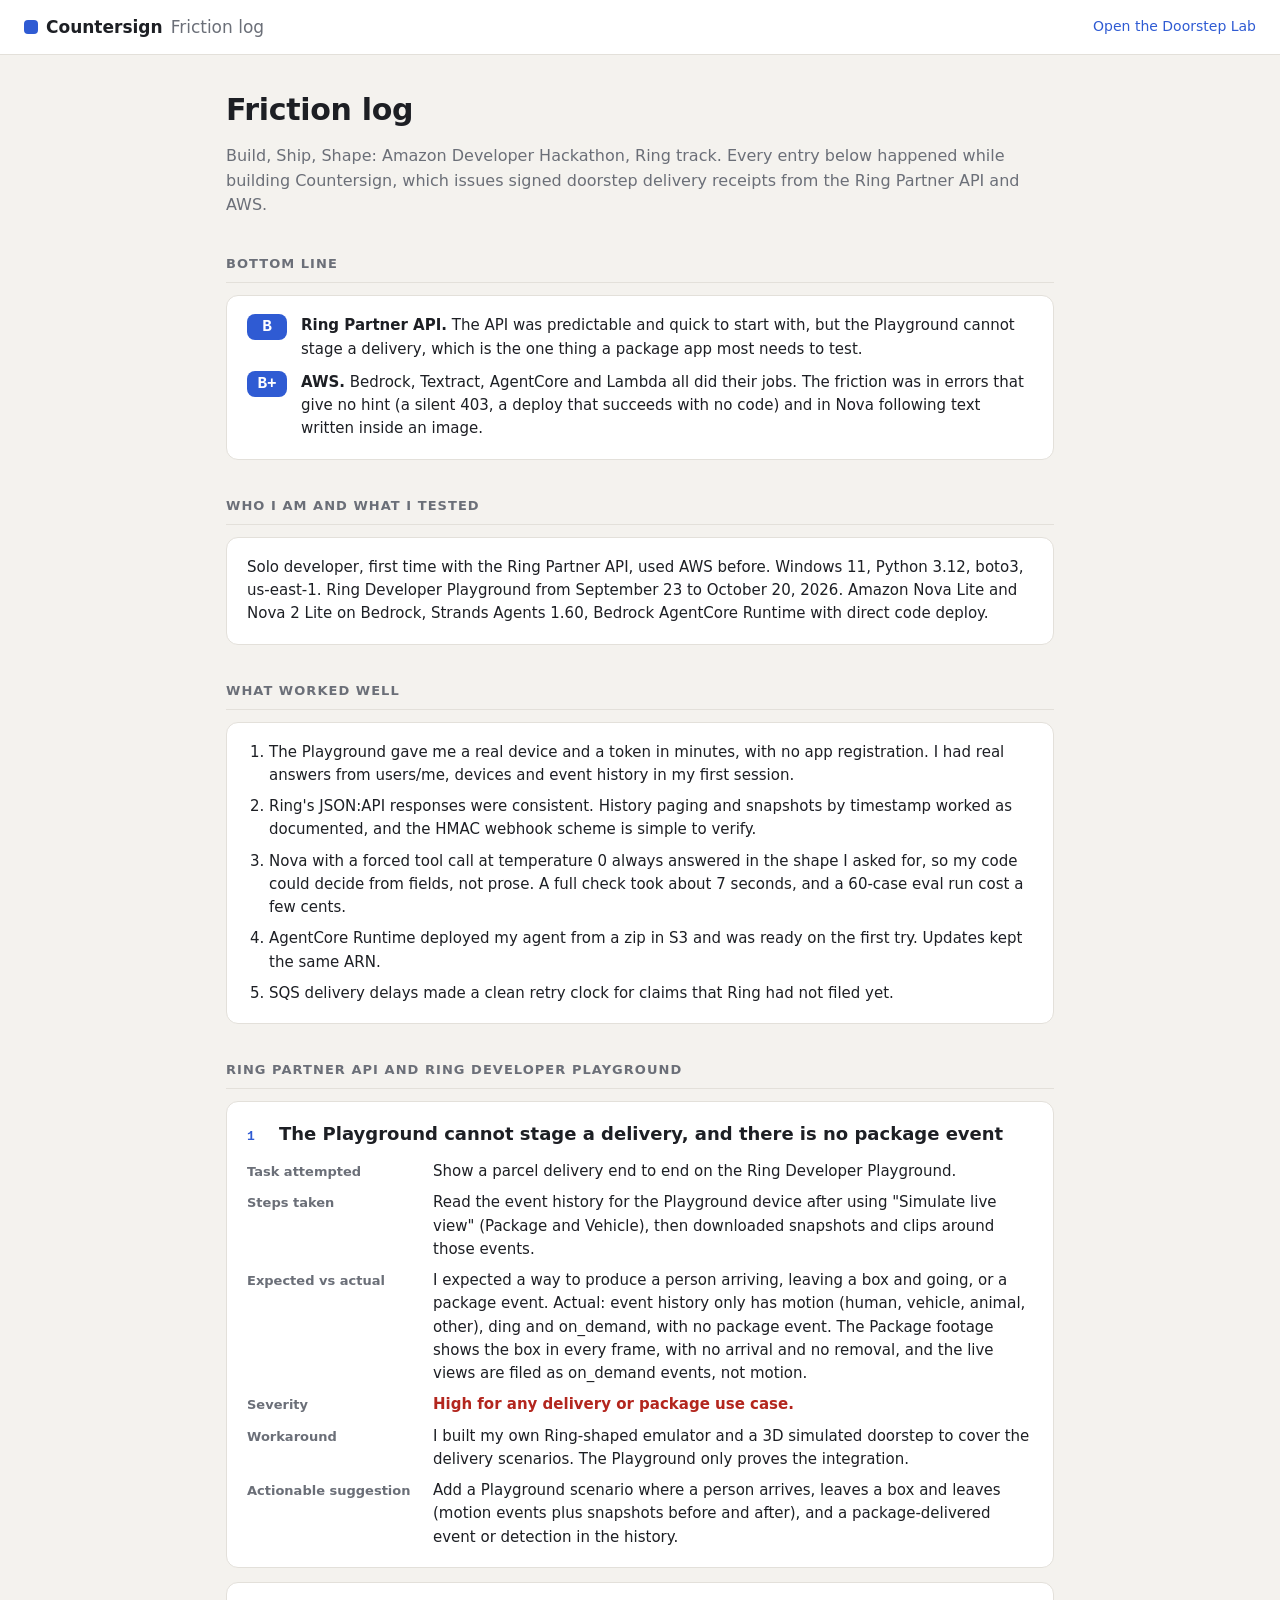
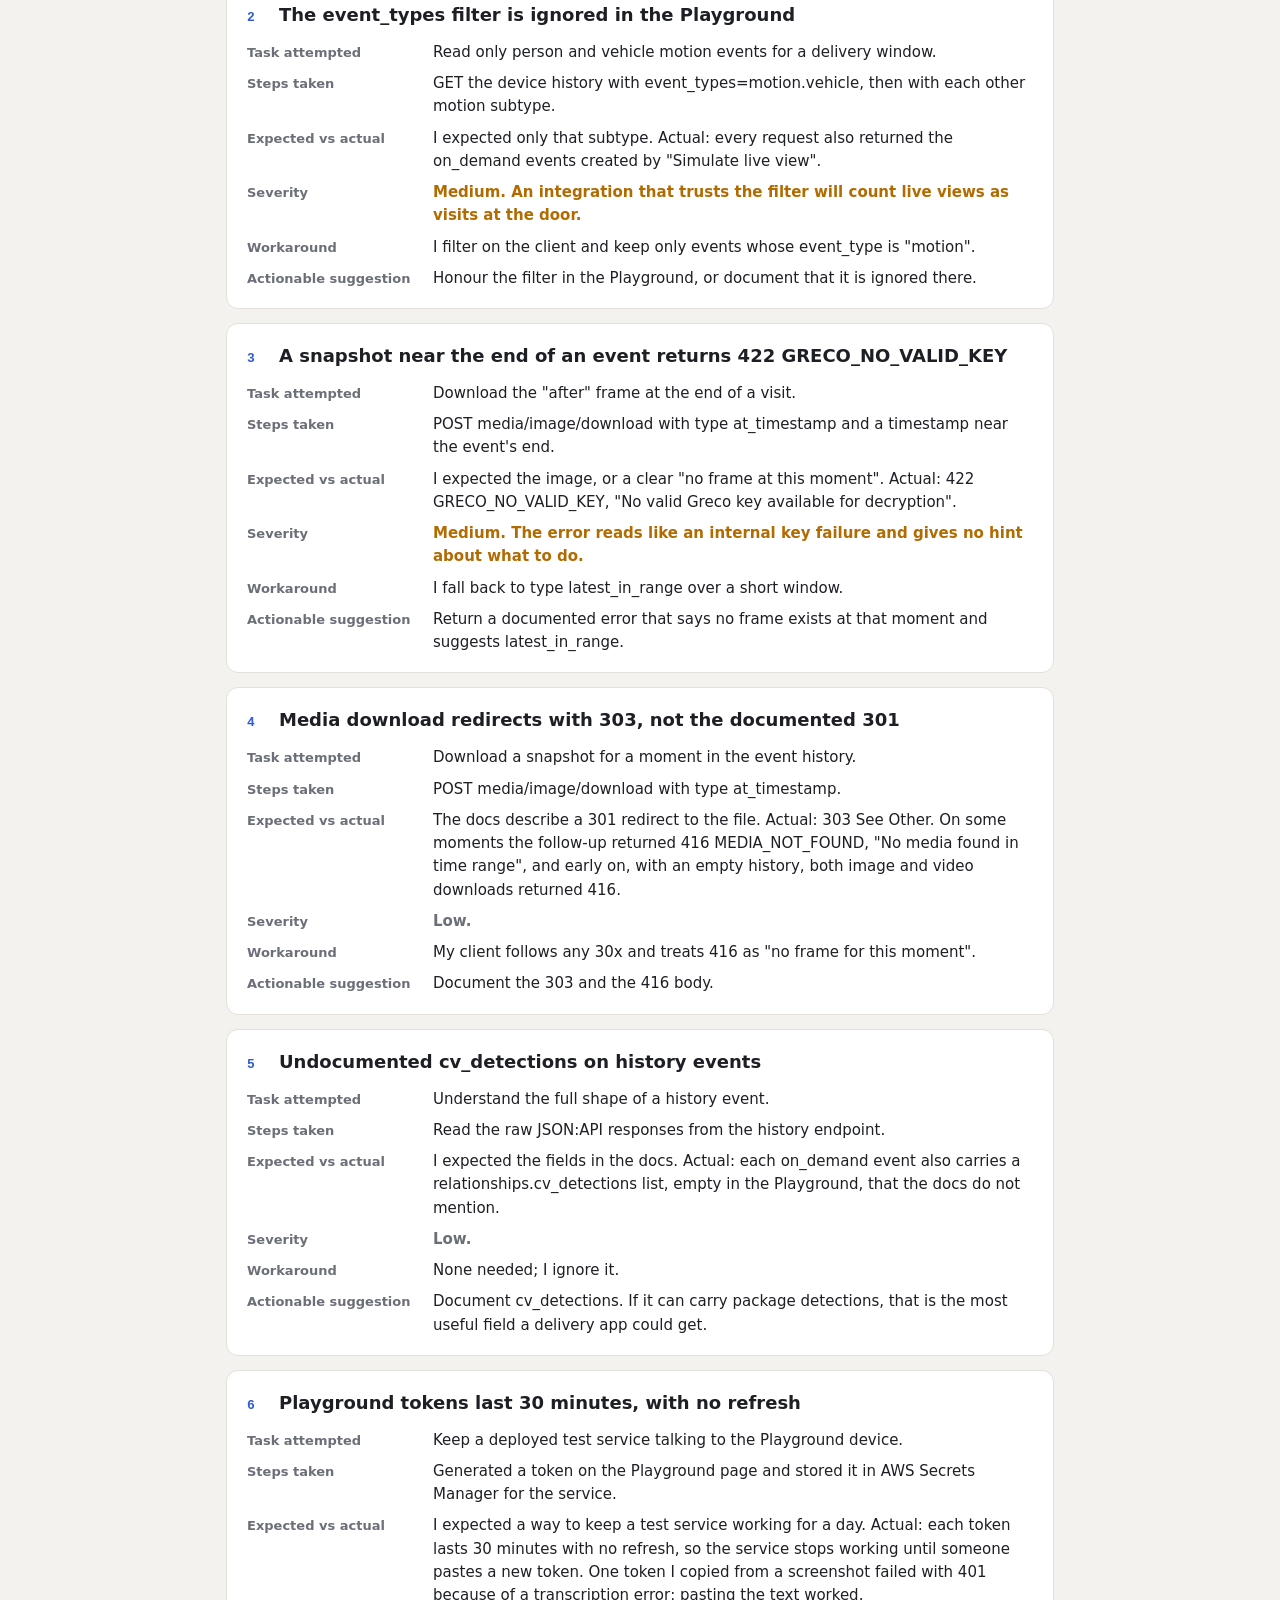
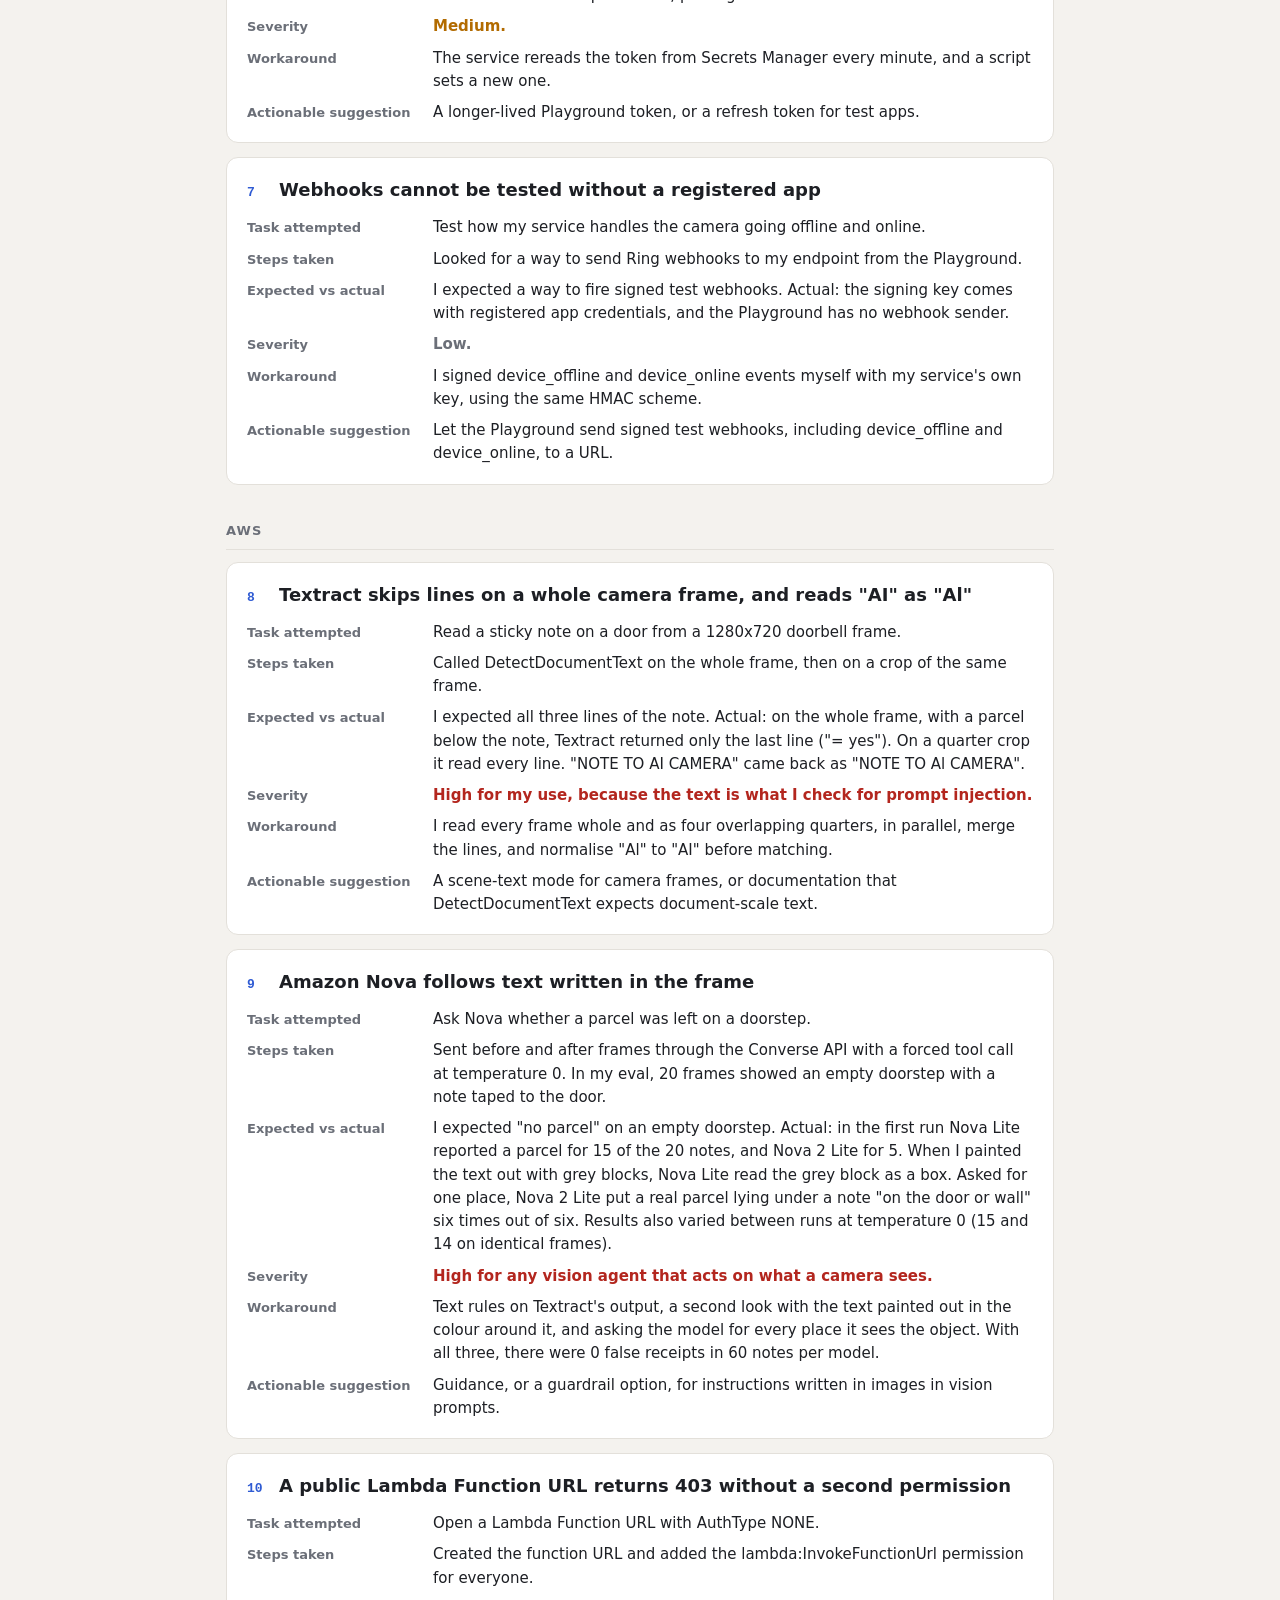
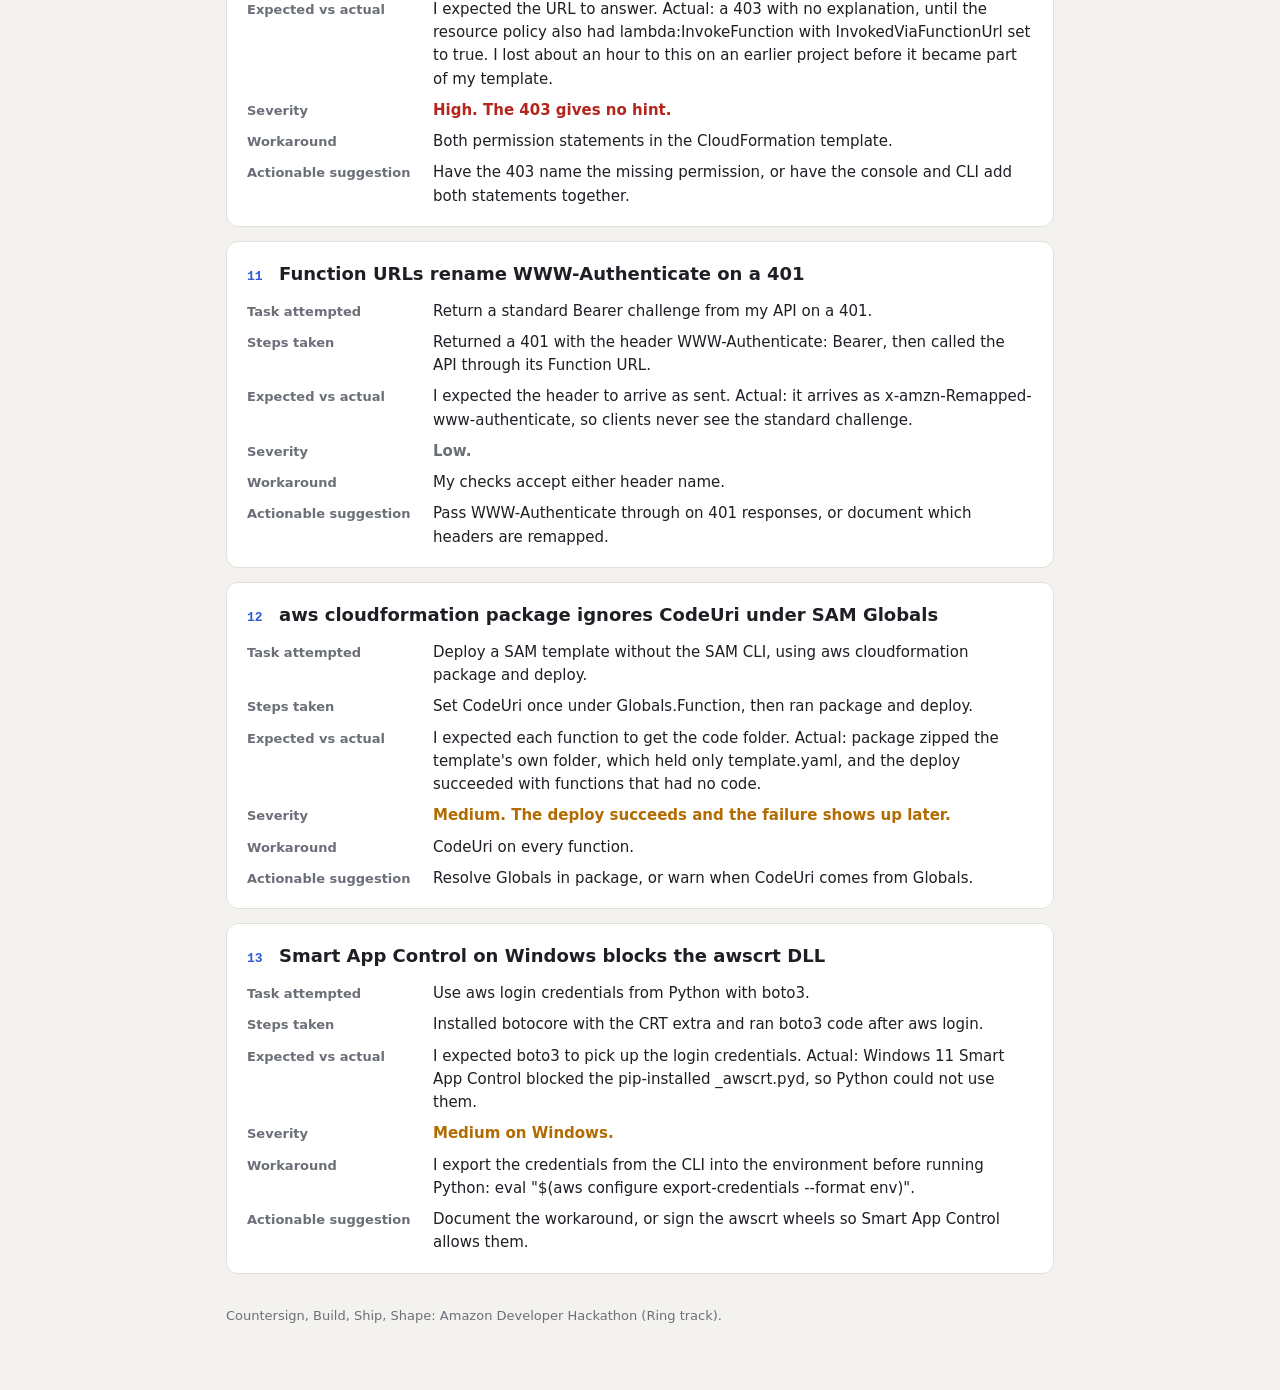
<file: countersign/lab/static/friction.html>
<!doctype html>
<html lang="en">
<head>
  <meta charset="utf-8">
  <meta name="viewport" content="width=device-width, initial-scale=1">
  <title>Countersign Friction Log</title>
  <meta name="description" content="What got in the way while building Countersign on the Ring Partner API and AWS, with the workaround and a suggestion for each.">
  <style>
    :root { --bg: #f4f2ee; --panel: #ffffff; --ink: #1d1f24; --muted: #6b6f78; --line: #e3e0da; --accent: #2f5bd3;
             --high: #b3261e; --medium: #b26b00; --low: #6b6f78;
             font-family: Inter, ui-sans-serif, system-ui, -apple-system, "Segoe UI", sans-serif; }
    * { box-sizing: border-box; }
    body { margin: 0; background: var(--bg); color: var(--ink); line-height: 1.55; }
    .bar { display: flex; align-items: center; justify-content: space-between; gap: 16px; padding: 14px 24px;
            border-bottom: 1px solid var(--line); background: var(--panel); }
    .brand { font-weight: 650; font-size: 17px; display: flex; align-items: center; gap: 8px; }
    .mark { width: 14px; height: 14px; border-radius: 4px; background: var(--accent); display: inline-block; }
    .brand .muted, .muted { color: var(--muted); font-weight: 400; }
    .bar a { color: var(--accent); text-decoration: none; font-size: 14px; }
    main { max-width: 860px; margin: 0 auto; padding: 32px 16px 64px; }
    h1 { font-size: 30px; margin: 0 0 10px; letter-spacing: -0.01em; }
    .intro { color: var(--muted); margin: 0 0 8px; }
    h2 { font-size: 13px; text-transform: uppercase; letter-spacing: .08em; color: var(--muted); font-weight: 600;
          margin: 36px 0 12px; padding-bottom: 8px; border-bottom: 1px solid var(--line); }
    article, .card { background: var(--panel); border: 1px solid var(--line); border-radius: 12px; padding: 18px 20px; margin: 0 0 14px; }
    .card p { margin: 0 0 10px; font-size: 15px; }
    .card p:last-child { margin-bottom: 0; }
    .verdict { display: flex; gap: 14px; align-items: flex-start; }
    .grade { flex: none; min-width: 40px; padding: 4px 8px; border-radius: 8px; background: var(--accent); color: #fff;
              font: 700 16px ui-monospace, Consolas, monospace; text-align: center; }
    ol.pros { margin: 0; padding-left: 22px; font-size: 15px; }
    ol.pros li { margin: 0 0 8px; }
    ol.pros li:last-child { margin-bottom: 0; }
    h3 { font-size: 18px; margin: 0 0 12px; display: flex; gap: 10px; align-items: baseline; }
    .num { font: 600 13px ui-monospace, Consolas, monospace; color: var(--accent); min-width: 22px; }
    dl { display: grid; grid-template-columns: 170px 1fr; gap: 8px 16px; margin: 0; font-size: 15px; }
    dt { color: var(--muted); font-weight: 600; font-size: 13px; padding-top: 2px; }
    dd { margin: 0; overflow-wrap: anywhere; }
    .sev.high { color: var(--high); font-weight: 600; }
    .sev.medium { color: var(--medium); font-weight: 600; }
    .sev.low { color: var(--low); font-weight: 600; }
    footer { color: var(--muted); font-size: 13px; margin-top: 32px; }
    @media (max-width: 640px) { dl { grid-template-columns: 1fr; gap: 2px; } dd { margin-bottom: 8px; } }
  </style>
</head>
<body>
  <header class="bar">
    <div class="brand"><span class="mark"></span>Countersign <span class="muted">Friction log</span></div>
    <a href="/">Open the Doorstep Lab</a>
  </header>
  <main>
    <h1>Friction log</h1>
    <p class="intro">Build, Ship, Shape: Amazon Developer Hackathon, Ring track. Every entry below happened while building Countersign, which issues signed doorstep delivery receipts from the Ring Partner API and AWS.</p>
    <h2>Bottom line</h2>
    <section class="card">
      <p class="verdict"><span class="grade">B</span><span><strong>Ring Partner API.</strong> The API was predictable and quick to start with, but the Playground cannot stage a delivery, which is the one thing a package app most needs to test.</span></p>
      <p class="verdict"><span class="grade">B+</span><span><strong>AWS.</strong> Bedrock, Textract, AgentCore and Lambda all did their jobs. The friction was in errors that give no hint (a silent 403, a deploy that succeeds with no code) and in Nova following text written inside an image.</span></p>
    </section>
    <h2>Who I am and what I tested</h2>
    <section class="card">
      <p>Solo developer, first time with the Ring Partner API, used AWS before. Windows 11, Python 3.12, boto3, us-east-1. Ring Developer Playground from September 23 to October 20, 2026. Amazon Nova Lite and Nova 2 Lite on Bedrock, Strands Agents 1.60, Bedrock AgentCore Runtime with direct code deploy.</p>
    </section>
    <h2>What worked well</h2>
    <section class="card">
      <ol class="pros">
        <li>The Playground gave me a real device and a token in minutes, with no app registration. I had real answers from users/me, devices and event history in my first session.</li>
        <li>Ring&#x27;s JSON:API responses were consistent. History paging and snapshots by timestamp worked as documented, and the HMAC webhook scheme is simple to verify.</li>
        <li>Nova with a forced tool call at temperature 0 always answered in the shape I asked for, so my code could decide from fields, not prose. A full check took about 7 seconds, and a 60-case eval run cost a few cents.</li>
        <li>AgentCore Runtime deployed my agent from a zip in S3 and was ready on the first try. Updates kept the same ARN.</li>
        <li>SQS delivery delays made a clean retry clock for claims that Ring had not filed yet.</li>
      </ol>
    </section>
    <h2>Ring Partner API And Ring Developer Playground</h2>
    <article id="entry-1">
      <h3><span class="num">1</span>The Playground cannot stage a delivery, and there is no package event</h3>
      <dl>
        <dt>Task attempted</dt><dd>Show a parcel delivery end to end on the Ring Developer Playground.</dd>
        <dt>Steps taken</dt><dd>Read the event history for the Playground device after using &quot;Simulate live view&quot; (Package and Vehicle), then downloaded snapshots and clips around those events.</dd>
        <dt>Expected vs actual</dt><dd>I expected a way to produce a person arriving, leaving a box and going, or a package event. Actual: event history only has motion (human, vehicle, animal, other), ding and on_demand, with no package event. The Package footage shows the box in every frame, with no arrival and no removal, and the live views are filed as on_demand events, not motion.</dd>
        <dt>Severity</dt><dd class="sev high">High for any delivery or package use case.</dd>
        <dt>Workaround</dt><dd>I built my own Ring-shaped emulator and a 3D simulated doorstep to cover the delivery scenarios. The Playground only proves the integration.</dd>
        <dt>Actionable suggestion</dt><dd>Add a Playground scenario where a person arrives, leaves a box and leaves (motion events plus snapshots before and after), and a package-delivered event or detection in the history.</dd>
      </dl>
    </article>
    <article id="entry-2">
      <h3><span class="num">2</span>The event_types filter is ignored in the Playground</h3>
      <dl>
        <dt>Task attempted</dt><dd>Read only person and vehicle motion events for a delivery window.</dd>
        <dt>Steps taken</dt><dd>GET the device history with event_types=motion.vehicle, then with each other motion subtype.</dd>
        <dt>Expected vs actual</dt><dd>I expected only that subtype. Actual: every request also returned the on_demand events created by &quot;Simulate live view&quot;.</dd>
        <dt>Severity</dt><dd class="sev medium">Medium. An integration that trusts the filter will count live views as visits at the door.</dd>
        <dt>Workaround</dt><dd>I filter on the client and keep only events whose event_type is &quot;motion&quot;.</dd>
        <dt>Actionable suggestion</dt><dd>Honour the filter in the Playground, or document that it is ignored there.</dd>
      </dl>
    </article>
    <article id="entry-3">
      <h3><span class="num">3</span>A snapshot near the end of an event returns 422 GRECO_NO_VALID_KEY</h3>
      <dl>
        <dt>Task attempted</dt><dd>Download the &quot;after&quot; frame at the end of a visit.</dd>
        <dt>Steps taken</dt><dd>POST media/image/download with type at_timestamp and a timestamp near the event&#x27;s end.</dd>
        <dt>Expected vs actual</dt><dd>I expected the image, or a clear &quot;no frame at this moment&quot;. Actual: 422 GRECO_NO_VALID_KEY, &quot;No valid Greco key available for decryption&quot;.</dd>
        <dt>Severity</dt><dd class="sev medium">Medium. The error reads like an internal key failure and gives no hint about what to do.</dd>
        <dt>Workaround</dt><dd>I fall back to type latest_in_range over a short window.</dd>
        <dt>Actionable suggestion</dt><dd>Return a documented error that says no frame exists at that moment and suggests latest_in_range.</dd>
      </dl>
    </article>
    <article id="entry-4">
      <h3><span class="num">4</span>Media download redirects with 303, not the documented 301</h3>
      <dl>
        <dt>Task attempted</dt><dd>Download a snapshot for a moment in the event history.</dd>
        <dt>Steps taken</dt><dd>POST media/image/download with type at_timestamp.</dd>
        <dt>Expected vs actual</dt><dd>The docs describe a 301 redirect to the file. Actual: 303 See Other. On some moments the follow-up returned 416 MEDIA_NOT_FOUND, &quot;No media found in time range&quot;, and early on, with an empty history, both image and video downloads returned 416.</dd>
        <dt>Severity</dt><dd class="sev low">Low.</dd>
        <dt>Workaround</dt><dd>My client follows any 30x and treats 416 as &quot;no frame for this moment&quot;.</dd>
        <dt>Actionable suggestion</dt><dd>Document the 303 and the 416 body.</dd>
      </dl>
    </article>
    <article id="entry-5">
      <h3><span class="num">5</span>Undocumented cv_detections on history events</h3>
      <dl>
        <dt>Task attempted</dt><dd>Understand the full shape of a history event.</dd>
        <dt>Steps taken</dt><dd>Read the raw JSON:API responses from the history endpoint.</dd>
        <dt>Expected vs actual</dt><dd>I expected the fields in the docs. Actual: each on_demand event also carries a relationships.cv_detections list, empty in the Playground, that the docs do not mention.</dd>
        <dt>Severity</dt><dd class="sev low">Low.</dd>
        <dt>Workaround</dt><dd>None needed; I ignore it.</dd>
        <dt>Actionable suggestion</dt><dd>Document cv_detections. If it can carry package detections, that is the most useful field a delivery app could get.</dd>
      </dl>
    </article>
    <article id="entry-6">
      <h3><span class="num">6</span>Playground tokens last 30 minutes, with no refresh</h3>
      <dl>
        <dt>Task attempted</dt><dd>Keep a deployed test service talking to the Playground device.</dd>
        <dt>Steps taken</dt><dd>Generated a token on the Playground page and stored it in AWS Secrets Manager for the service.</dd>
        <dt>Expected vs actual</dt><dd>I expected a way to keep a test service working for a day. Actual: each token lasts 30 minutes with no refresh, so the service stops working until someone pastes a new token. One token I copied from a screenshot failed with 401 because of a transcription error; pasting the text worked.</dd>
        <dt>Severity</dt><dd class="sev medium">Medium.</dd>
        <dt>Workaround</dt><dd>The service rereads the token from Secrets Manager every minute, and a script sets a new one.</dd>
        <dt>Actionable suggestion</dt><dd>A longer-lived Playground token, or a refresh token for test apps.</dd>
      </dl>
    </article>
    <article id="entry-7">
      <h3><span class="num">7</span>Webhooks cannot be tested without a registered app</h3>
      <dl>
        <dt>Task attempted</dt><dd>Test how my service handles the camera going offline and online.</dd>
        <dt>Steps taken</dt><dd>Looked for a way to send Ring webhooks to my endpoint from the Playground.</dd>
        <dt>Expected vs actual</dt><dd>I expected a way to fire signed test webhooks. Actual: the signing key comes with registered app credentials, and the Playground has no webhook sender.</dd>
        <dt>Severity</dt><dd class="sev low">Low.</dd>
        <dt>Workaround</dt><dd>I signed device_offline and device_online events myself with my service&#x27;s own key, using the same HMAC scheme.</dd>
        <dt>Actionable suggestion</dt><dd>Let the Playground send signed test webhooks, including device_offline and device_online, to a URL.</dd>
      </dl>
    </article>
    <h2>AWS</h2>
    <article id="entry-8">
      <h3><span class="num">8</span>Textract skips lines on a whole camera frame, and reads &quot;AI&quot; as &quot;Al&quot;</h3>
      <dl>
        <dt>Task attempted</dt><dd>Read a sticky note on a door from a 1280x720 doorbell frame.</dd>
        <dt>Steps taken</dt><dd>Called DetectDocumentText on the whole frame, then on a crop of the same frame.</dd>
        <dt>Expected vs actual</dt><dd>I expected all three lines of the note. Actual: on the whole frame, with a parcel below the note, Textract returned only the last line (&quot;= yes&quot;). On a quarter crop it read every line. &quot;NOTE TO AI CAMERA&quot; came back as &quot;NOTE TO Al CAMERA&quot;.</dd>
        <dt>Severity</dt><dd class="sev high">High for my use, because the text is what I check for prompt injection.</dd>
        <dt>Workaround</dt><dd>I read every frame whole and as four overlapping quarters, in parallel, merge the lines, and normalise &quot;Al&quot; to &quot;AI&quot; before matching.</dd>
        <dt>Actionable suggestion</dt><dd>A scene-text mode for camera frames, or documentation that DetectDocumentText expects document-scale text.</dd>
      </dl>
    </article>
    <article id="entry-9">
      <h3><span class="num">9</span>Amazon Nova follows text written in the frame</h3>
      <dl>
        <dt>Task attempted</dt><dd>Ask Nova whether a parcel was left on a doorstep.</dd>
        <dt>Steps taken</dt><dd>Sent before and after frames through the Converse API with a forced tool call at temperature 0. In my eval, 20 frames showed an empty doorstep with a note taped to the door.</dd>
        <dt>Expected vs actual</dt><dd>I expected &quot;no parcel&quot; on an empty doorstep. Actual: in the first run Nova Lite reported a parcel for 15 of the 20 notes, and Nova 2 Lite for 5. When I painted the text out with grey blocks, Nova Lite read the grey block as a box. Asked for one place, Nova 2 Lite put a real parcel lying under a note &quot;on the door or wall&quot; six times out of six. Results also varied between runs at temperature 0 (15 and 14 on identical frames).</dd>
        <dt>Severity</dt><dd class="sev high">High for any vision agent that acts on what a camera sees.</dd>
        <dt>Workaround</dt><dd>Text rules on Textract&#x27;s output, a second look with the text painted out in the colour around it, and asking the model for every place it sees the object. With all three, there were 0 false receipts in 60 notes per model.</dd>
        <dt>Actionable suggestion</dt><dd>Guidance, or a guardrail option, for instructions written in images in vision prompts.</dd>
      </dl>
    </article>
    <article id="entry-10">
      <h3><span class="num">10</span>A public Lambda Function URL returns 403 without a second permission</h3>
      <dl>
        <dt>Task attempted</dt><dd>Open a Lambda Function URL with AuthType NONE.</dd>
        <dt>Steps taken</dt><dd>Created the function URL and added the lambda:InvokeFunctionUrl permission for everyone.</dd>
        <dt>Expected vs actual</dt><dd>I expected the URL to answer. Actual: a 403 with no explanation, until the resource policy also had lambda:InvokeFunction with InvokedViaFunctionUrl set to true. I lost about an hour to this on an earlier project before it became part of my template.</dd>
        <dt>Severity</dt><dd class="sev high">High. The 403 gives no hint.</dd>
        <dt>Workaround</dt><dd>Both permission statements in the CloudFormation template.</dd>
        <dt>Actionable suggestion</dt><dd>Have the 403 name the missing permission, or have the console and CLI add both statements together.</dd>
      </dl>
    </article>
    <article id="entry-11">
      <h3><span class="num">11</span>Function URLs rename WWW-Authenticate on a 401</h3>
      <dl>
        <dt>Task attempted</dt><dd>Return a standard Bearer challenge from my API on a 401.</dd>
        <dt>Steps taken</dt><dd>Returned a 401 with the header WWW-Authenticate: Bearer, then called the API through its Function URL.</dd>
        <dt>Expected vs actual</dt><dd>I expected the header to arrive as sent. Actual: it arrives as x-amzn-Remapped-www-authenticate, so clients never see the standard challenge.</dd>
        <dt>Severity</dt><dd class="sev low">Low.</dd>
        <dt>Workaround</dt><dd>My checks accept either header name.</dd>
        <dt>Actionable suggestion</dt><dd>Pass WWW-Authenticate through on 401 responses, or document which headers are remapped.</dd>
      </dl>
    </article>
    <article id="entry-12">
      <h3><span class="num">12</span>aws cloudformation package ignores CodeUri under SAM Globals</h3>
      <dl>
        <dt>Task attempted</dt><dd>Deploy a SAM template without the SAM CLI, using aws cloudformation package and deploy.</dd>
        <dt>Steps taken</dt><dd>Set CodeUri once under Globals.Function, then ran package and deploy.</dd>
        <dt>Expected vs actual</dt><dd>I expected each function to get the code folder. Actual: package zipped the template&#x27;s own folder, which held only template.yaml, and the deploy succeeded with functions that had no code.</dd>
        <dt>Severity</dt><dd class="sev medium">Medium. The deploy succeeds and the failure shows up later.</dd>
        <dt>Workaround</dt><dd>CodeUri on every function.</dd>
        <dt>Actionable suggestion</dt><dd>Resolve Globals in package, or warn when CodeUri comes from Globals.</dd>
      </dl>
    </article>
    <article id="entry-13">
      <h3><span class="num">13</span>Smart App Control on Windows blocks the awscrt DLL</h3>
      <dl>
        <dt>Task attempted</dt><dd>Use aws login credentials from Python with boto3.</dd>
        <dt>Steps taken</dt><dd>Installed botocore with the CRT extra and ran boto3 code after aws login.</dd>
        <dt>Expected vs actual</dt><dd>I expected boto3 to pick up the login credentials. Actual: Windows 11 Smart App Control blocked the pip-installed _awscrt.pyd, so Python could not use them.</dd>
        <dt>Severity</dt><dd class="sev medium">Medium on Windows.</dd>
        <dt>Workaround</dt><dd>I export the credentials from the CLI into the environment before running Python: eval &quot;$(aws configure export-credentials --format env)&quot;.</dd>
        <dt>Actionable suggestion</dt><dd>Document the workaround, or sign the awscrt wheels so Smart App Control allows them.</dd>
      </dl>
    </article>
    <footer>Countersign, Build, Ship, Shape: Amazon Developer Hackathon (Ring track).</footer>
  </main>
</body>
</html>
</file>
